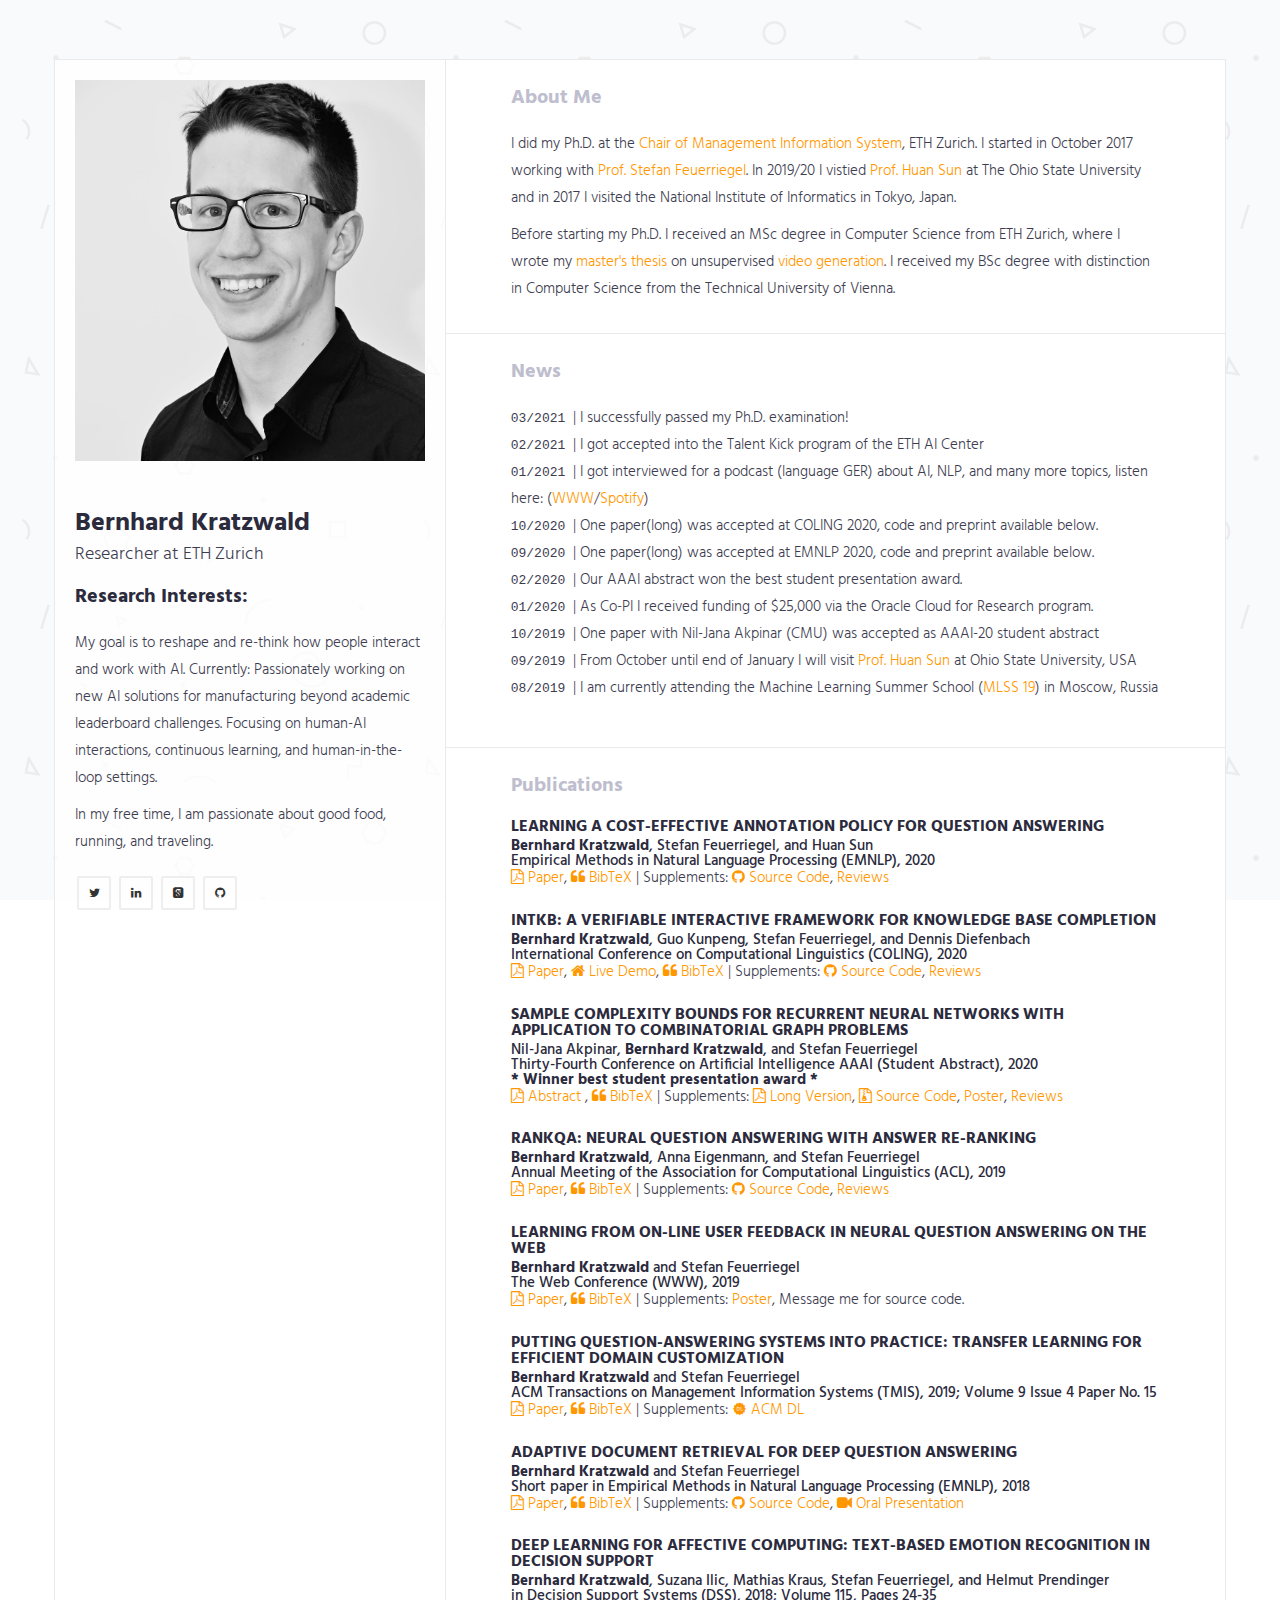
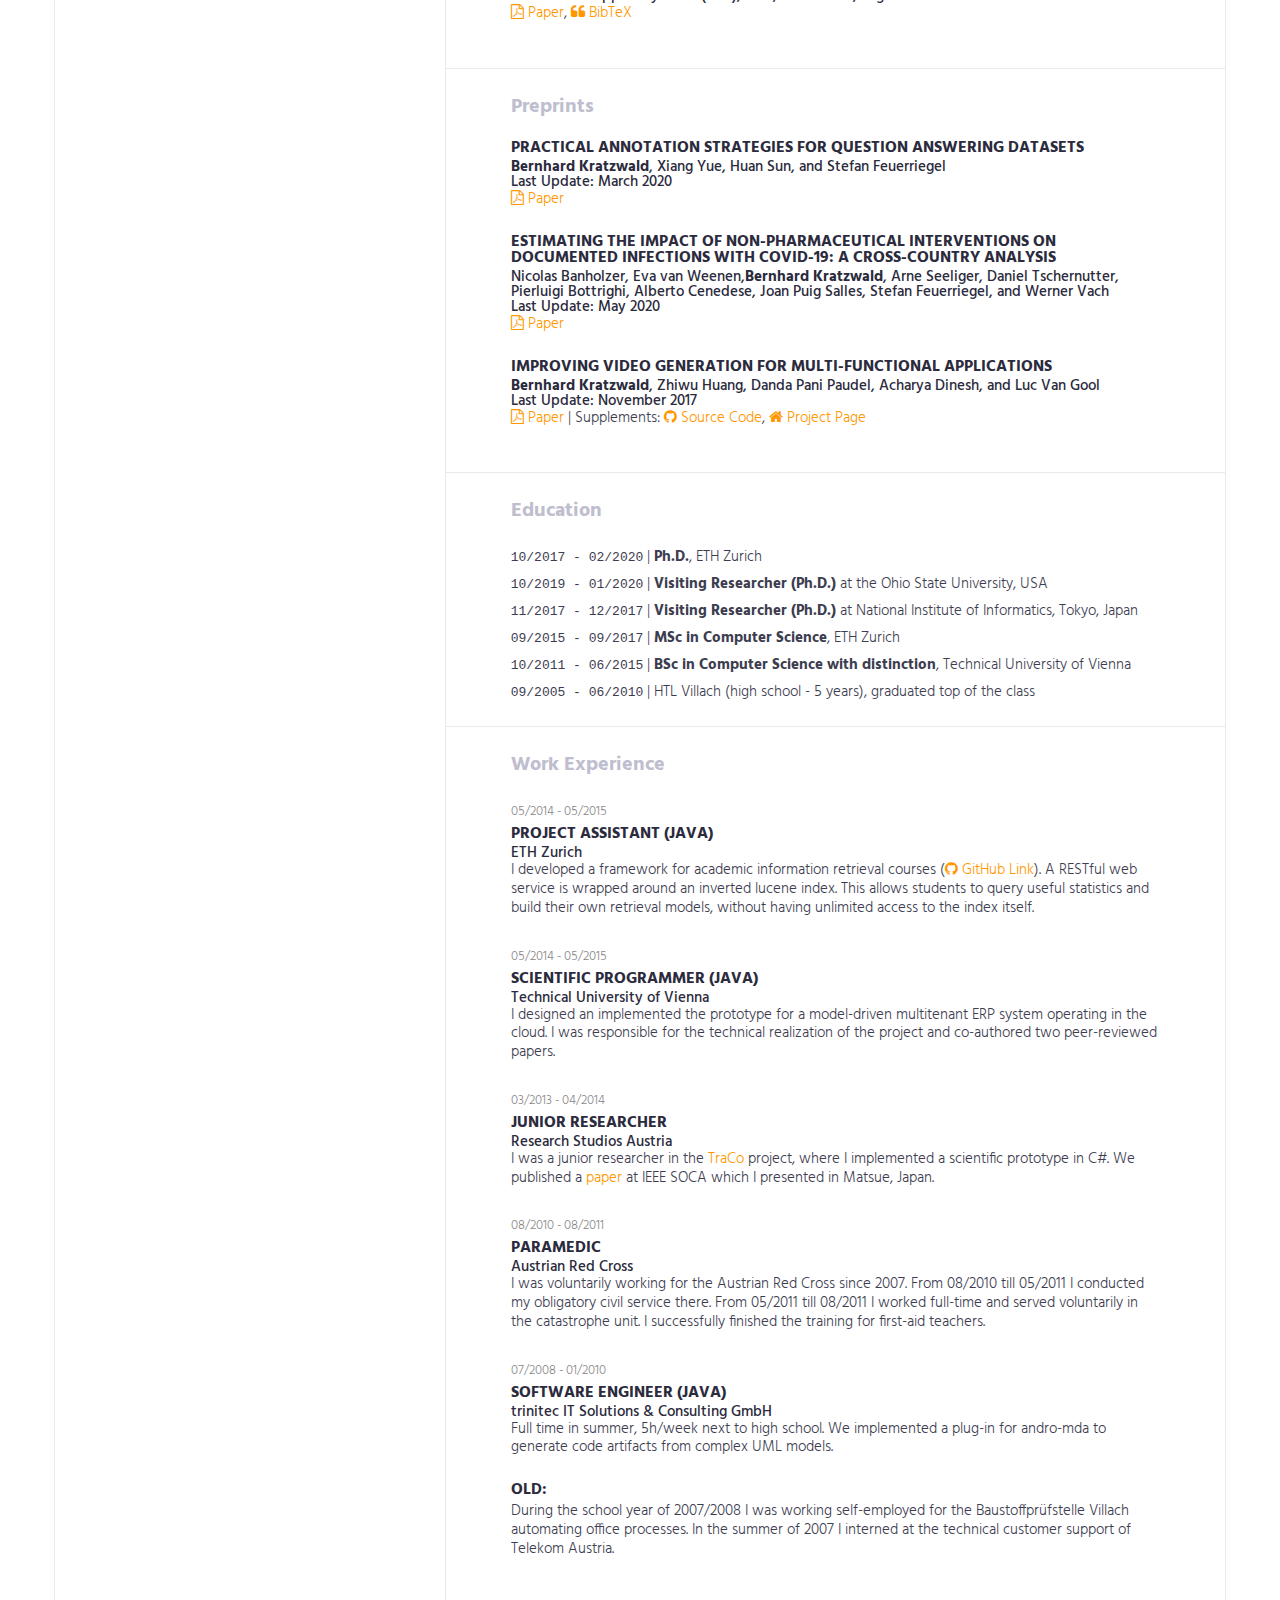
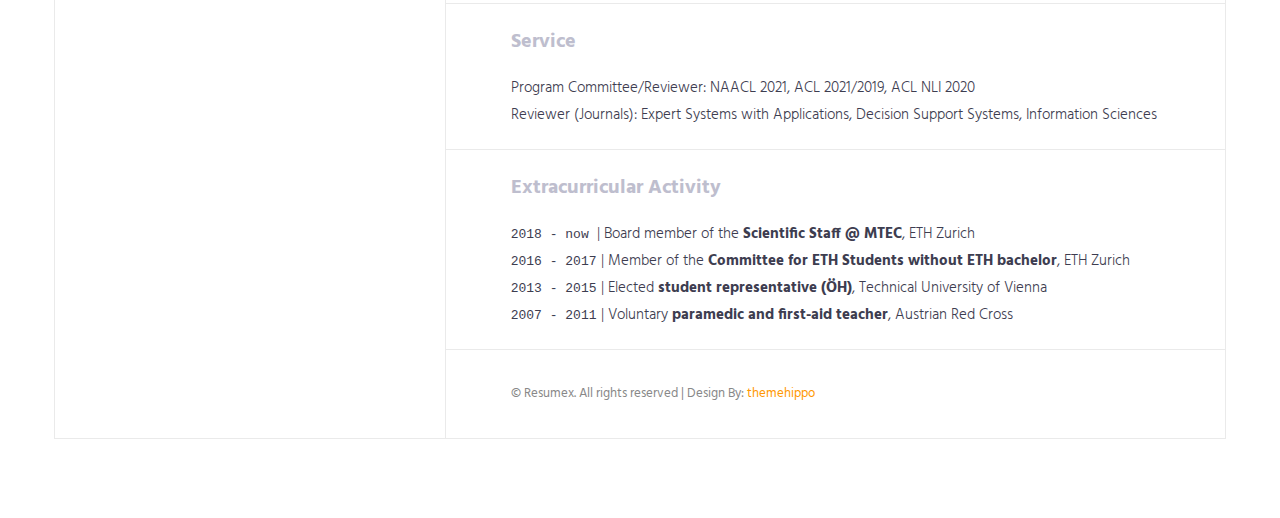
<file: index.html>
<!DOCTYPE html>
<html>
<head>
    <meta charset="utf-8">
    <meta http-equiv="X-UA-Compatible" content="IE=edge">
    <meta name="viewport" content="width=device-width, initial-scale=1">
    <!-- The above 3 meta tags *must* come first in the head; any other head content must come *after* these tags -->
    <title>Bernhard Kratzwald's Hompeage</title>


    <!-- web-fonts -->
    <link href="https://fonts.googleapis.com/css?family=Hind:300,400,500,600,700" rel="stylesheet">

    <!-- font-awesome -->
    <link href="css/font-awesome.min.css" rel="stylesheet">
    <link rel="stylesheet" href="css/academicons.min.css"/>


    <!-- Bootstrap -->
    <link href="css/bootstrap.min.css" rel="stylesheet">

    <!-- Style CSS -->
    <link href="css/style.css" rel="stylesheet">

    <!-- HTML5 shim and Respond.js for IE8 support of HTML5 elements and media queries -->
    <!-- WARNING: Respond.js doesn't work if you view the page via file:// -->
    <!--[if lt IE 9]>
    <script src="https://oss.maxcdn.com/html5shiv/3.7.2/html5shiv.min.js"></script>
    <script src="https://oss.maxcdn.com/respond/1.4.2/respond.min.js"></script>
    <![endif]-->
</head>
<body id="page-top" data-spy="scroll" data-target=".navbar">
<div id="main-wrapper">
<!-- Page Preloader -->
<div id="preloader">
    <div id="status">
        <div class="status-mes"></div>
    </div>
</div>

<div class="columns-block container">
<div class="left-col-block blocks">
    <header class="header theiaStickySidebar">
        <div class="profile-img">
            <img src="img/img-profile.jpg" class="img-responsive" alt="" />
        </div>
        <div class="content">
            <h1>Bernhard Kratzwald</h1>
            <span class="lead">Researcher at ETH Zurich</span>

            <div class="about-text">
        <h2>Research Interests:</h2>
		<p>
            My goal is to reshape and re-think how people interact and work with AI. Currently: Passionately working on new AI solutions for manufacturing beyond academic leaderboard challenges. Focusing on human-AI interactions, continuous learning, and human-in-the-loop settings.
        </p>
		<p>
            In my free time, I am passionate about good food, running, and traveling.
		</p>
            </div>
            <ul class="social-icon">
                <li><a href="https://twitter.com/bernhard2202" target="_blank"><i class="fa fa-twitter" aria-hidden="true"></i></a></li>
                <li><a href="https://www.linkedin.com/in/bernhard-kratzwald" target="_blank"><i class="fa fa-linkedin" aria-hidden="true"></i></a></li>
                <li><a href="https://scholar.google.ch/citations?user=zYjOhRUAAAAJ&hl=en" target="_blank"><i class="ai ai-google-scholar-square" aria-hidden="true"></i></a></li>
                <li><a href="https://github.com/bernhard2202" target="_blank"><i class="fa fa-github" aria-hidden="true"></i></a></li>
            </ul>
        </div>

    </header>
    <!-- .header-->
</div>
<!-- .left-col-block -->


<div class="right-col-block blocks">
<div class="theiaStickySidebar">
<section class="section-wrapper section-education">
    <div class="container-fluid">
        <div class="row">
            <div class="col-md-12">
            <div class="section-title"><h2>About Me</h2></div>
            <p>
			    I did my Ph.D. at the <a href="http://www.mis.ethz.ch/" target="_blank">Chair of Management Information System</a>, ETH Zurich. I started in October 2017 working with <a href="https://www.ethz.ch/content/specialinterest/mtec/mis/en/about-us/the-team/person-detail.html?persid=241012" target="_blank">Prof. Stefan Feuerriegel</a>. In 2019/20 I vistied <a href="http://web.cse.ohio-state.edu/~sun.397" target="_blank">Prof. Huan Sun</a> at The Ohio State University and in 2017 I visited the National Institute of Informatics in Tokyo, Japan.
            </p>
            <p>
                Before starting my Ph.D. I received an MSc degree in Computer Science from ETH Zurich,  where I wrote my <a href="https://arxiv.org/abs/1711.11453">master's thesis</a> on unsupervised <a href="https://twitter.com/goodfellow_ian/status/938077032738459648">video generation</a>. I received my BSc degree with distinction in Computer Science from the Technical University of Vienna.
            </p>
        </div>
        </div>
    </div>
</section>
<section class="section-wrapper section-education">
    <div class="container-fluid">
        <div class="row">
            <div class="col-md-12">
                <div class="section-title"><h2>News</h2></div>
            </div>
        </div>
        <div class="row">
            <div class="col-md-12">
                <!-- .experience-item -->
                <div class="content-item">
                	<ul>
                		<li><span class="monospaced">03/2021 </span> | I successfully passed my Ph.D. examination!</li> 
                        <li><span class="monospaced">02/2021 </span> | I got accepted into the Talent Kick program of the ETH AI Center </li> 
                        <li><span class="monospaced">01/2021 </span> | I got interviewed for a podcast (language GER) about AI, NLP, and many more topics, listen here: (<a href="https://www.zischcast.com/2021-01-die-mit-der-ai-an-der-eth/" target="_blank">WWW</a>/<a href="https://open.spotify.com/show/7LQdTHSUeuAP4SkZ5pTmLD?si=dGVWw9j3Rm6iQFHTCgP3RA" target="_blank">Spotify</a>)</li>
                        <li><span class="monospaced">10/2020 </span> | One paper(long) was accepted at COLING 2020, code and preprint available below.</li>
                        <li><span class="monospaced">09/2020 </span> | One paper(long) was accepted at EMNLP 2020, code and preprint available below.</li>
                		<li><span class="monospaced">02/2020 </span> | Our AAAI abstract won the best student presentation award.</li>
                		<li><span class="monospaced">01/2020 </span> | As Co-PI I received funding of $25,000 via the Oracle Cloud for Research program.</li>
                        <li><span class="monospaced">10/2019 </span> | One paper with Nil-Jana Akpinar (CMU) was accepted as AAAI-20 student abstract </li>
                		<li><span class="monospaced">09/2019 </span> | From October until end of January I will visit <a href="http://web.cse.ohio-state.edu/~sun.397" target="_blank">Prof. Huan Sun</a> at Ohio State University, USA</li>
                        <li><span class="monospaced">08/2019 </span> | I am currently attending the Machine Learning Summer School (<a href="https://mlss2019.skoltech.ru" target="_blank">MLSS 19</a>) in Moscow, Russia</li>
                    </ul>
                </div>
            </div>
        </div>
    </div>
</section>
<!-- .section-experience -->
<section class="section-wrapper section-education">
    <div class="container-fluid">
        <div class="row">
            <div class="col-md-12">
                <div class="section-title"><h2>Publications</h2></div>
            </div>
        </div>
        <!--.row-->
        <div class="row">
            <div class="col-md-12">
                <!-- .experience-item -->
                <div class="content-item">
                    <h3>Learning a Cost-Effective Annotation Policy for Question Answering</h3>
                    <h4><strong>Bernhard Kratzwald</strong>, Stefan Feuerriegel, and Huan Sun</h4>
                    <h4>Empirical Methods in Natural Language Processing (EMNLP), 2020</h4>
                    <p><a href="https://arxiv.org/abs/2010.03476" target="_blank"><i class="fa fa-file-pdf-o" aria-hidden="true" ></i> Paper</a>, <a href="./bibtex/EMNLP2020_BibTeX.bib" target="_blank"><i class="fa fa-quote-left" aria-hidden="true" ></i> BibTeX</a> | Supplements: <a href="https://github.com/bernhard2202/qa-annotation" target="_blank"><i class="fa fa-github" aria-hidden="true" ></i> Source Code</a>,  <a href="./reviews/emnlp2020.txt" target="_blank">Reviews</a></p>
                </div>
            </div>
        </div>
        <!--.row-->
        <div class="row">
            <div class="col-md-12">
                <!-- .experience-item -->
                <div class="content-item">
                    <h3>IntKB: A Verifiable Interactive Framework for Knowledge Base Completion</h3>
                    <h4><strong>Bernhard Kratzwald</strong>, Guo Kunpeng, Stefan Feuerriegel, and Dennis Diefenbach</h4>
                    <h4>International Conference on Computational Linguistics (COLING), 2020</h4>
                    <p><a href="https://github.com/bernhard2202/intkb/blob/main/Paper/IntKB_Paper.pdf" target="_blank"><i class="fa fa-file-pdf-o" aria-hidden="true" ></i> Paper</a>, <a href="https://wikidatacomplete.org/" target="_blank"><i class="fa fa-home" aria-hidden="true" ></i> Live Demo</a>, <a href="./bibtex/COLING2020_BibTex.bib" target="_blank"><i class="fa fa-quote-left" aria-hidden="true" ></i> BibTeX</a> | Supplements: <a href="https://github.com/bernhard2202/intkb" target="_blank"><i class="fa fa-github" aria-hidden="true" ></i> Source Code</a>,  <a href="https://github.com/bernhard2202/intkb/blob/main/Reviews/README.md" target="_blank">Reviews</a></p>
                </div>
            </div>
        </div>
        <div class="row">
            <div class="col-md-12">
                <!-- .experience-item -->
                <div class="content-item">
                    <h3>Sample Complexity Bounds for Recurrent Neural Networks with Application to Combinatorial Graph Problems</h3>
                    <h4>Nil-Jana Akpinar, <strong>Bernhard Kratzwald</strong>, and Stefan Feuerriegel</h4>
                    <h4>Thirty-Fourth Conference on Artificial Intelligence AAAI (Student Abstract), 2020</h4>
                    <h4><strong>* Winner best student presentation award *</strong></h4>
		    <p><a href="https://www.aaai.org/Papers/AAAI/2020GB/SA-AkpinarNJ.540.pdf" target="_blank"><i class="fa fa-file-pdf-o" aria-hidden="true" ></i> Abstract </a> , <a href="./bibtex/AAAI20.bib" target="_blank"><i class="fa fa-quote-left" aria-hidden="true" ></i> BibTeX</a> 
		    	| Supplements: <a href="http://arxiv.org/abs/1901.10289" target="_blank"><i class="fa fa-file-pdf-o" aria-hidden="true" ></i> Long Version</a>, <a href="./data/aaai20_supplements.zip" target="_blank"><i class="fa fa-file-archive-o" aria-hidden="true" ></i> Source Code</a>, <a href="https://nakpinar.github.io/final_rnn_poster.pdf" target="_blank">Poster</a>, <a href='./reviews/aaai20_reviews.pdf' target='_blank'>Reviews</a> </p>
                </div>
            </div>
        </div>
        <!--.row-->
        <div class="row">
            <div class="col-md-12">
                <!-- .experience-item -->
                <div class="content-item">
                    <h3>RankQA: Neural Question Answering with Answer Re-Ranking</h3>
                    <h4><strong>Bernhard Kratzwald</strong>, Anna Eigenmann, and Stefan Feuerriegel</h4>
		            <h4>Annual Meeting of the Association for Computational Linguistics (ACL), 2019</h4>
                    <p><a href="./pdfs/Kratzwald_ACL2019_Paper.pdf" target="_blank"><i class="fa fa-file-pdf-o" aria-hidden="true" ></i> Paper</a>, <a href="./bibtex/ACL2019_BibTeX.bib" target="_blank"><i class="fa fa-quote-left" aria-hidden="true" ></i> BibTeX</a> | Supplements: <a href="https://github.com/bernhard2202/rankqa" target="_blank"><i class="fa fa-github" aria-hidden="true" ></i> Source Code</a>,  <a href="https://github.com/bernhard2202/rankqa/tree/master/history" target="_blank">Reviews</a></p>
                </div>
            </div>
        </div>
        <!--.row-->
        <div class="row">
            <div class="col-md-12">
                <!-- .experience-item -->
                <div class="content-item">
                    <h3>Learning from On-Line User Feedback in Neural Question Answering on the Web</h3>
                    <h4><strong>Bernhard Kratzwald</strong> and Stefan Feuerriegel</h4>
		    <h4>The Web Conference (WWW), 2019</h4>
                    <p><a href="./pdfs/Kratzwald_WWW_2019_Paper.pdf" target="_blank"><i class="fa fa-file-pdf-o" aria-hidden="true" ></i> Paper</a>, <a href="./bibtex/WWW2019_BibTeX.bib" target="_blank"><i class="fa fa-quote-left" aria-hidden="true" ></i> BibTeX</a> | Supplements:  <a href="./pdfs/Kratzwald_WWW_2019_Poster.pdf" target="_blank">Poster</a>, Message me for source code.</p>
                </div>
            </div>
        </div>
        <!--.row-->
        <div class="row">
            <div class="col-md-12">
                <!-- .experience-item -->
                <div class="content-item">
                    <h3>Putting Question-Answering Systems into Practice: Transfer Learning for Efficient Domain Customization</h3>
                    <h4><strong>Bernhard Kratzwald</strong> and Stefan Feuerriegel</h4>
		            <h4>ACM Transactions on Management Information Systems (TMIS), 2019; Volume 9 Issue 4 Paper No. 15</h4>
                    <p><a href="https://arxiv.org/abs/1804.07097" target="_blank"><i class="fa fa-file-pdf-o" aria-hidden="true" ></i> Paper</a>, <a href="./bibtex/TMIS2019_BibTeX.bib" target="_blank"><i class="fa fa-quote-left" aria-hidden="true" ></i> BibTeX</a> | Supplements: <a href="https://dl.acm.org/citation.cfm?id=3309706" target="_blank"><i class="ai ai-acmdl" aria-hidden="true" ></i> ACM DL</a></p>
                </div>
            </div>
        </div>
        <!--.row-->
        <div class="row">
            <div class="col-md-12">
                <!-- .experience-item -->
                <div class="content-item">
                    <h3>Adaptive Document Retrieval for Deep Question Answering</h3>
                    <h4><strong>Bernhard Kratzwald</strong> and Stefan Feuerriegel</h4>
		            <h4>Short paper in Empirical Methods in Natural Language Processing (EMNLP), 2018</h4>
                    <p><a href="https://arxiv.org/abs/1808.06528" target="_blank"><i class="fa fa-file-pdf-o" aria-hidden="true" ></i> Paper</a>, <a href="./bibtex/EMNLP2018_BibTeX.bib" target="_blank"><i class="fa fa-quote-left" aria-hidden="true" ></i> BibTeX</a> | Supplements: <a href="https://github.com/bernhard2202/adaptive-ir-for-qa" target="_blank"><i class="fa fa-github" aria-hidden="true" ></i> Source Code</a>,  <a href="https://vimeo.com/305205847" target="_blank"><i class="fa fa-video-camera" aria-hidden="true" ></i> Oral Presentation</a></p>
                </div>
            </div>
        </div>
        <!--.row-->
        <div class="row">
            <div class="col-md-12">
                <!-- .experience-item -->
                <div class="content-item">
                    <h3>Deep learning for affective computing: text-based emotion recognition in decision support</h3>
                    <h4><strong>Bernhard Kratzwald</strong>, Suzana Ilic, Mathias Kraus, Stefan Feuerriegel, and Helmut Prendinger</h4>
		            <h4>in Decision Support Systems (DSS), 2018; Volume 115, Pages 24-35</h4>
                    <p><a href="https://arxiv.org/abs/1803.06397" target="_blank"><i class="fa fa-file-pdf-o" aria-hidden="true" ></i> Paper</a>, <a href="./bibtex/DSS2018_BibTeX.bib" target="_blank"><i class="fa fa-quote-left" aria-hidden="true" ></i> BibTeX</a></p>
                </div>
            </div>
        </div>
    </div>
    <!-- .container-fluid -->
</section>

<section class="section-wrapper section-education">
    <div class="container-fluid">
        <div class="row">
            <div class="col-md-12">
                <div class="section-title"><h2>Preprints</h2></div>
            </div>
        </div>
        <!--.row-->
        <div class="row">
            <div class="col-md-12">
                <!-- .experience-item -->
                <div class="content-item">
                    <h3>Practical Annotation Strategies for Question Answering Datasets</h3>
                    <h4><strong>Bernhard Kratzwald</strong>, Xiang Yue, Huan Sun, and Stefan Feuerriegel</h4>
                    <h4>Last Update: March 2020</h4>
                    <p><a href="https://arxiv.org/abs/2003.03235" target="_blank"><i class="fa fa-file-pdf-o" aria-hidden="true" ></i> Paper</a></p>
                </div>
            </div>
        </div>
        <div class="row">
            <div class="col-md-12">
                <!-- .experience-item -->
                <div class="content-item">
                    <h3>Estimating the impact of non-pharmaceutical interventions on documented infections with COVID-19: A cross-country analysis</h3>
                    <h4>Nicolas Banholzer, Eva van Weenen,<strong>Bernhard Kratzwald</strong>, Arne Seeliger, Daniel Tschernutter, Pierluigi Bottrighi, Alberto Cenedese, Joan Puig Salles, Stefan Feuerriegel, and Werner Vach</h4>
                    <h4>Last Update: May 2020</h4>
                    <p><a href="https://www.medrxiv.org/content/10.1101/2020.04.16.20062141v3" target="_blank"><i class="fa fa-file-pdf-o" aria-hidden="true" ></i> Paper</a></p>
                </div>
            </div>
        </div>
        <div class="row">
            <div class="col-md-12">
                <!-- .experience-item -->
                <div class="content-item">
                    <h3>Improving Video Generation for Multi-functional Applications</h3>
                    <h4><strong>Bernhard Kratzwald</strong>, Zhiwu Huang, Danda Pani Paudel, Acharya Dinesh, and Luc Van Gool</h4>
                    <h4>Last Update: November 2017</h4>

                    <p><a href="https://arxiv.org/abs/1711.11453" target="_blank"><i class="fa fa-file-pdf-o" aria-hidden="true" ></i> Paper</a> | Supplements: <a href="https://github.com/bernhard2202/improved-video-gan"target="_blank"><i class="fa fa-github" aria-hidden="true" ></i> Source Code</a>,  <a href="https://bernhard2202.github.io/ivgan/index.html" target="_blank"><i class="fa fa-home" aria-hidden="true" ></i> Project Page</a></p>
                </div>
            </div>
        </div>
  </div>
</section>
<section class="section-wrapper section-education">
    <div class="container-fluid">
        <div class="row">
            <div class="col-md-12">
                <div class="section-title"><h2>Education</h2></div>
                    <ul>
                        <li><span class="monospaced">10/2017 - 02/2020</span>  | <strong>Ph.D.</strong>, ETH Zurich</li>
                        <li><span class="monospaced">10/2019 - 01/2020</span>  | <strong>Visiting Researcher (Ph.D.)</strong> at the Ohio State University, USA</li>
                        <li><span class="monospaced">11/2017 - 12/2017</span>  | <strong>Visiting Researcher (Ph.D.)</strong> at National Institute of Informatics, Tokyo, Japan</li>
                        <li><span class="monospaced">09/2015 - 09/2017</span>  | <strong>MSc in Computer Science</strong>, ETH Zurich</li>
                        <li><span class="monospaced">10/2011 - 06/2015</span>  | <strong>BSc in Computer Science with distinction</strong>, Technical University of Vienna</li>
                        <li><span class="monospaced">09/2005 - 06/2010</span>  | HTL Villach (high school - 5 years), graduated top of the class</li>
                    </ul>
            </div>
        </div>

    </div>
    <!-- .container-fluid -->
</section>
<section class="section-wrapper section-education">
    <div class="container-fluid">
        <div class="row">
            <div class="col-md-12">
                <div class="section-title"><h2>Work Experience</h2></div>
            </div>
        </div>
        <div class="row">
            <div class="col-md-12">
                <div class="content-item">
                    <small>05/2014 - 05/2015</small>
                    <h3>Project Assistant (JAVA)</h3>
                    <h4>ETH Zurich</h4>
                    <p>I developed a framework for academic information retrieval courses (<a href="https://github.com/bernhard2202/ir-index-server" target="_blank"><i class="fa fa-github" aria-hidden="true" ></i> GitHub Link</a>). A RESTful web service is wrapped around an inverted lucene index. This allows students to query useful statistics and build their own retrieval models, without having unlimited access to the index itself.</p>
                </div>
                <div class="content-item">
                    <small>05/2014 - 05/2015</small>
                    <h3>Scientific Programmer (JAVA)</h3>
                    <h4>Technical University of Vienna</h4>
                    <p>I designed an implemented the prototype for a model-driven multitenant ERP system operating in the cloud. I was responsible for the technical realization of the project and co-authored two peer-reviewed papers.</p>
                </div>
                <div class="content-item">
                    <small>03/2013 - 04/2014</small>
                    <h3>Junior Researcher</h3>
                    <h4>Research Studios Austria</h4>
                    <p>I was a junior researcher in the <a href="https://coe.researchstudio.at/en/traco" target="_blank">TraCo</a> project, where I implemented a scientific prototype in C#. We published a <a href="https://ieeexplore.ieee.org/document/6978606" target="_blank">paper</a> at IEEE SOCA which I presented in Matsue, Japan.</p>
                </div>
                <div class="content-item">
                    <small>08/2010 - 08/2011</small>
                    <h3>Paramedic</h3>
                    <h4>Austrian Red Cross</h4>
                    <p>I was voluntarily working for the Austrian Red Cross since 2007. From 08/2010 till 05/2011 I conducted my obligatory civil service there. From 05/2011 till 08/2011 I worked full-time and served voluntarily in the catastrophe unit.
                       I successfully finished the training for first-aid teachers.</p>
                </div>
                <div class="content-item">
                    <small>07/2008 - 01/2010</small>
                    <h3>Software Engineer (Java)</h3>
                    <h4>trinitec IT Solutions & Consulting GmbH</h4>
                    <p>Full time in summer, 5h/week next to high school. We implemented a plug-in for andro-mda to generate code artifacts from complex UML models.</p>
                </div>
                <div class="content-item">
                    <h3>Old:</h3>
                    <p>During the school year of 2007/2008 I was working self-employed for the Baustoffprüfstelle Villach automating office processes. In the summer of 2007 I interned at the technical customer support of Telekom Austria.</p>
                </div>
            </div>
        </div>
    </div>
    <!-- .container-fluid -->
</section>
<section class="section-wrapper section-education">
    <div class="container-fluid">
        <div class="row">
            <div class="col-md-12">
                <div class="section-title"><h2>Service</h2></div>
                    <ul>
                        <li><span>Program Committee/Reviewer: </span> NAACL 2021, ACL 2021/2019, ACL NLI 2020</li>
                        <li><span>Reviewer (Journals): </span> Expert Systems with Applications, Decision Support Systems, Information Sciences </li>
                    </ul>
            </div>
        </div>

    </div>
    <!-- .container-fluid -->
</section>
<section class="section-wrapper section-education">
    <div class="container-fluid">
        <div class="row">
            <div class="col-md-12">
                <div class="section-title"><h2>Extracurricular Activity</h2></div>
                    <ul>
                        <li><span class="monospaced">2018 - now </span> | Board member of the <strong>Scientific Staff @ MTEC</strong>, ETH Zurich</li>
                        <li><span class="monospaced">2016 - 2017</span>  | Member of the <strong>Committee for ETH Students without ETH bachelor</strong>, ETH Zurich</li>
                        <li><span class="monospaced">2013 - 2015</span>  | Elected <strong>student representative (ÖH)</strong>, Technical University of Vienna</li>
                        <li><span class="monospaced">2007 - 2011</span>  | Voluntary <strong>paramedic and first-aid teacher</strong>, Austrian Red Cross</li>
                    </ul>
            </div>
        </div>

    </div>
    <!-- .container-fluid -->
</section>

<footer class="footer">
    <div class="copyright-section">
        <div class="container-fluid">
            <div class="row">
                <div class="col-md-12">
                    <div class="copytext">&copy; Resumex. All rights reserved | Design By: <a
                            href="https://themehippo.com" target="_blank">themehippo</a></div>
                </div>
            </div>
            <!--.row-->
        </div>
        <!-- .container-fluid -->
    </div>
    <!-- .copyright-section -->
</footer>
<!-- .footer -->
</div>
<!-- Sticky -->
</div>
<!-- .right-col-block -->
</div>
<!-- .columns-block -->
</div>
<!-- #main-wrapper -->

<!-- jquery -->
<script src="js/jquery-2.1.4.min.js"></script>

<!-- Bootstrap -->
<script src="js/bootstrap.min.js"></script>
<script src="js/theia-sticky-sidebar.js"></script>
<script src="js/scripts.js"></script>
</body>
</html>
</file>
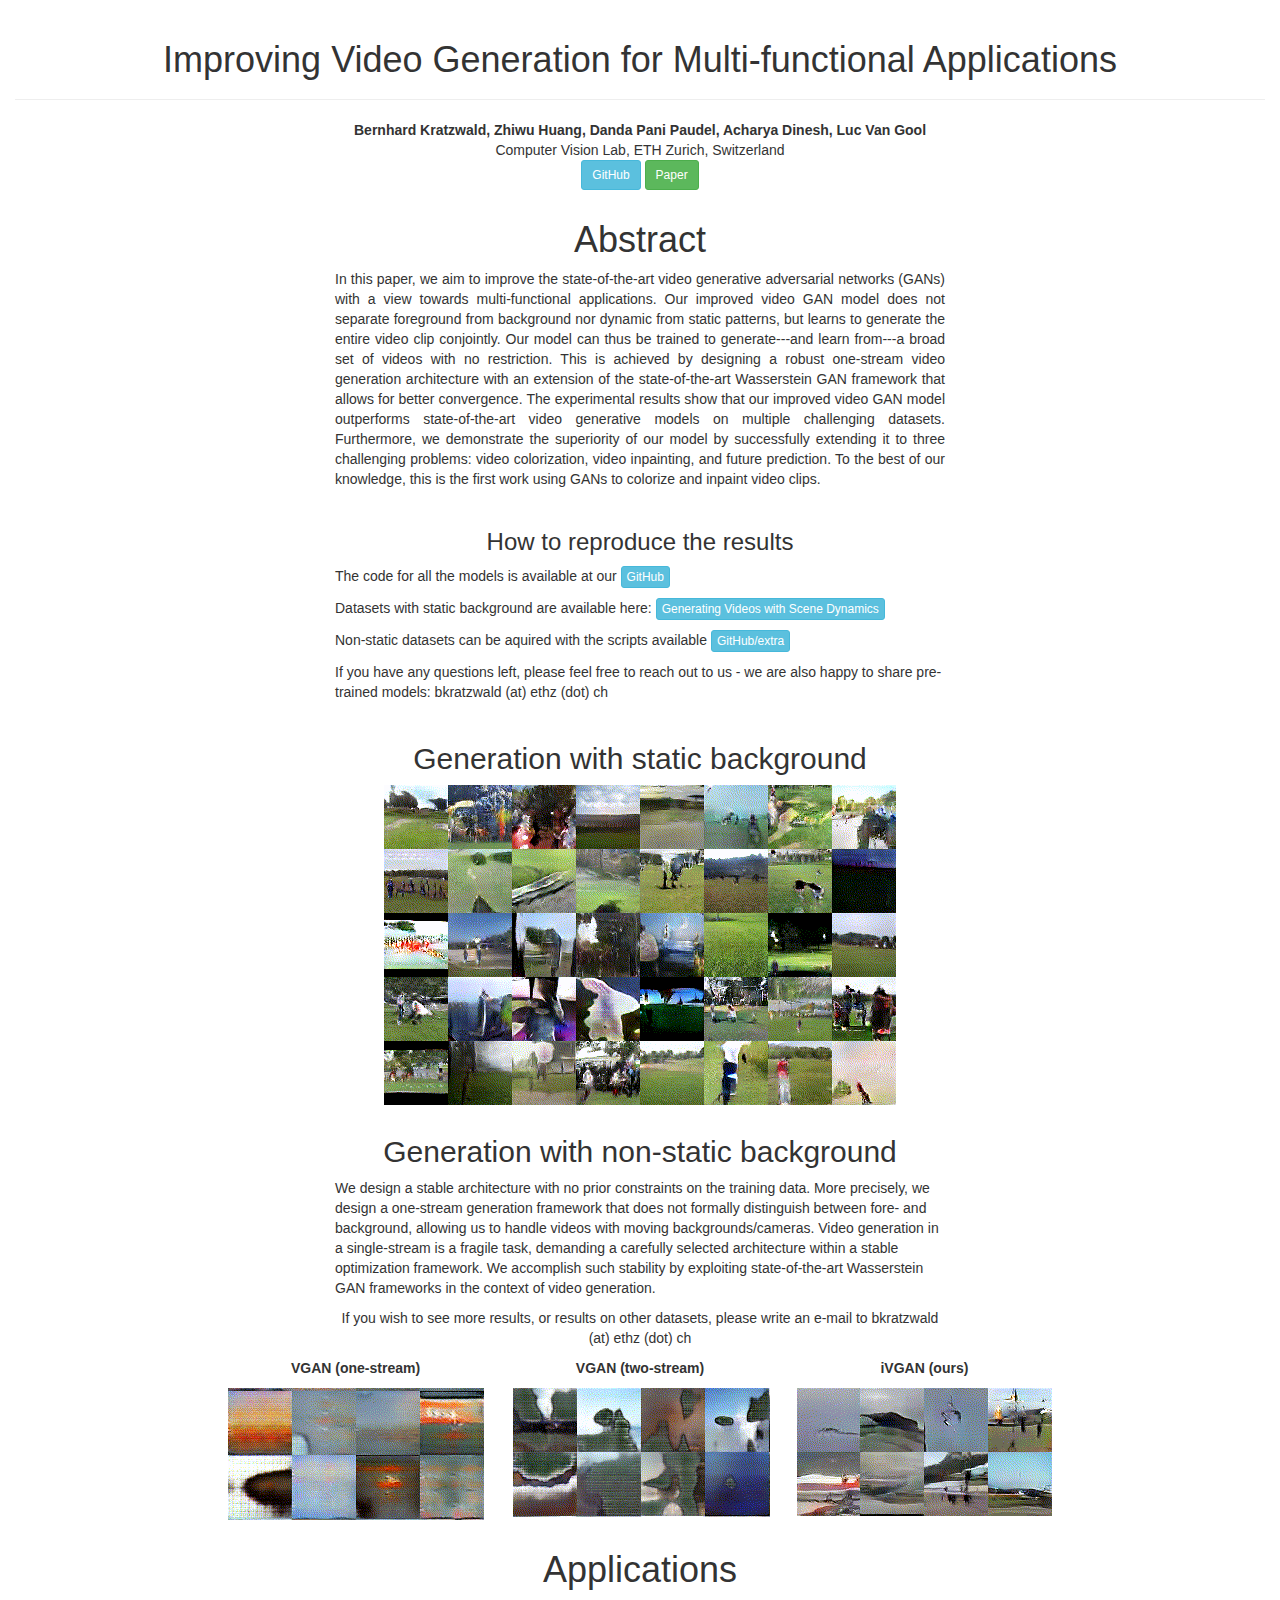
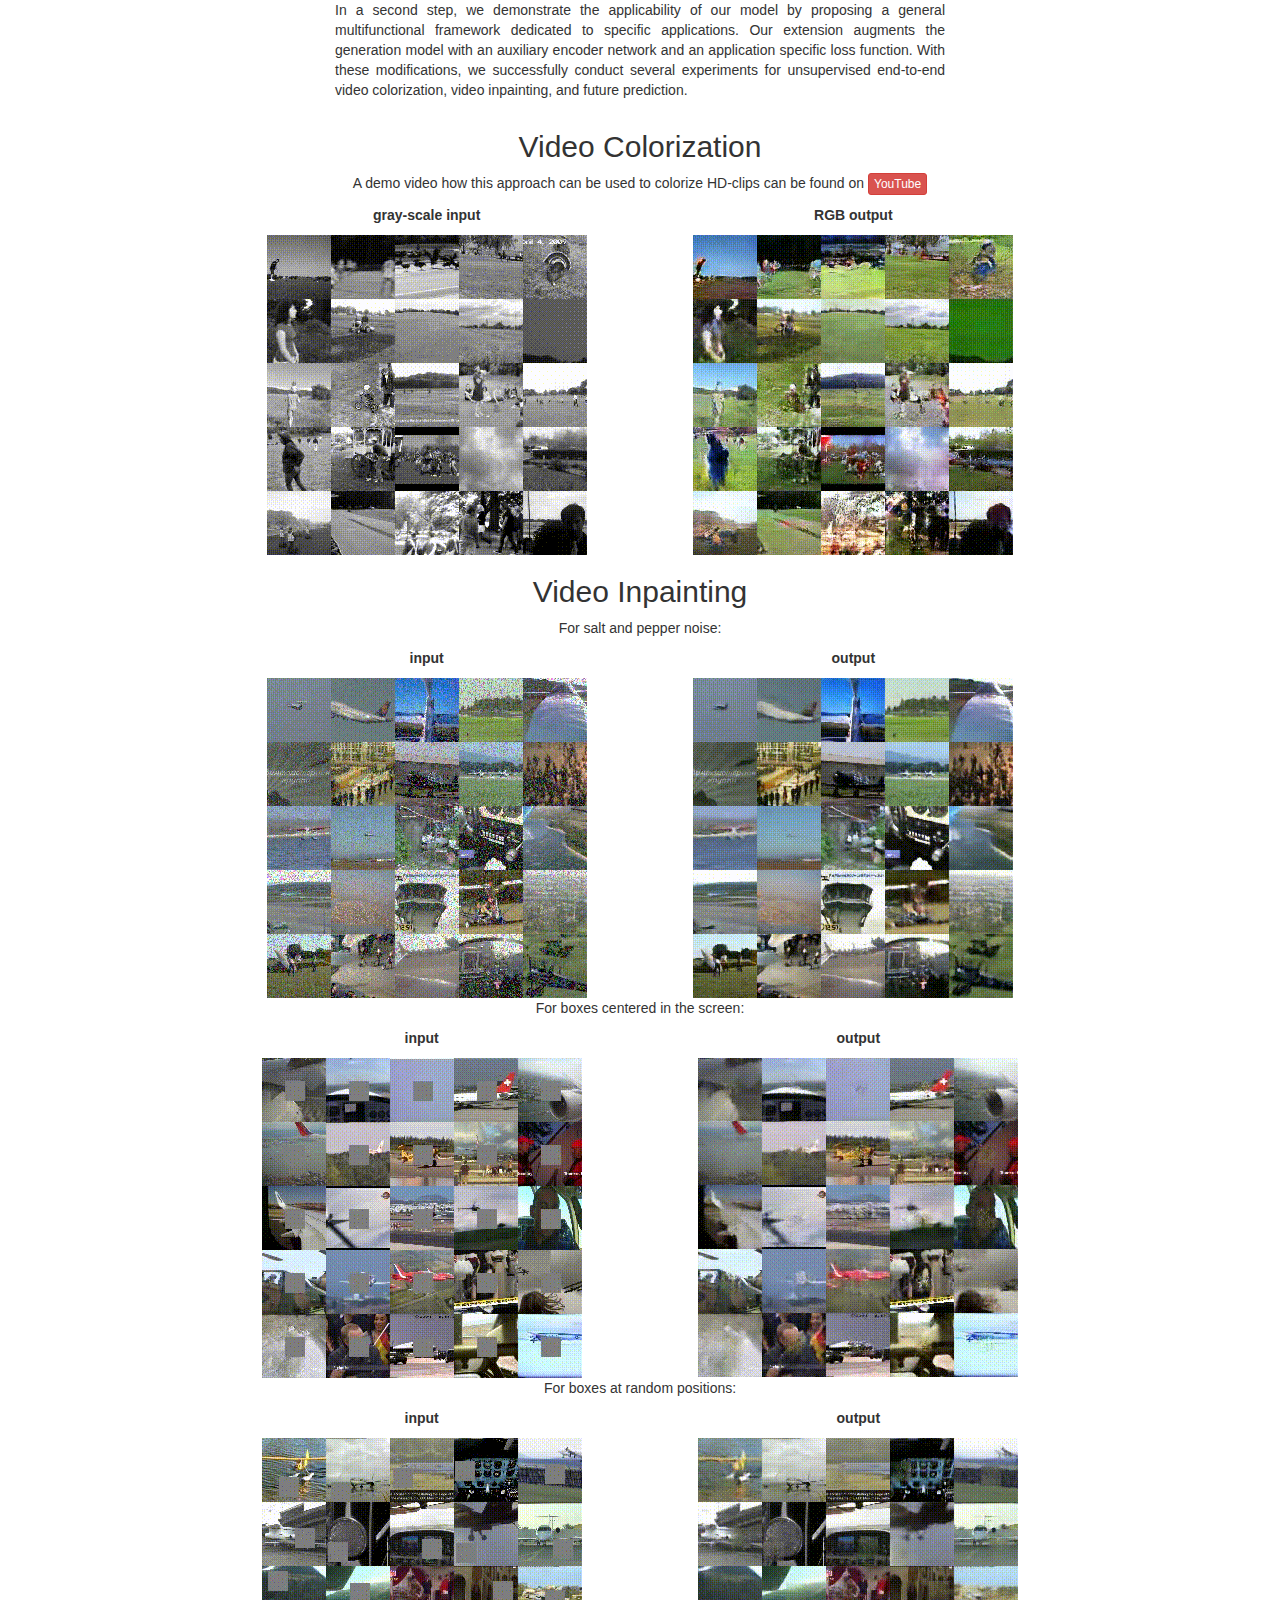
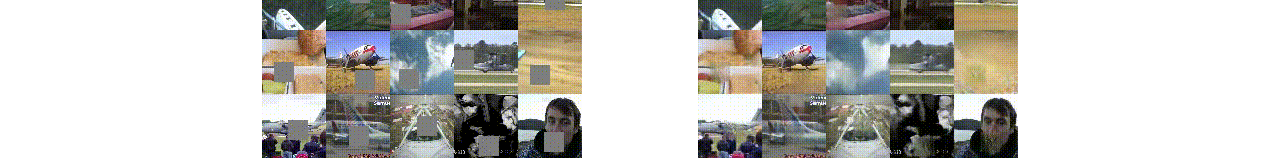
<file: ivgan/index.html>
<!DOCTYPE html>
<html lang="en">
  <head>
    <meta charset="utf-8">
    <meta http-equiv="X-UA-Compatible" content="IE=edge">
    <meta name="viewport" content="width=device-width, initial-scale=1">

    <title class="text-center">Towards an Understanding of Our World by GANing Videos in the Wild</title>

    <meta name="description" content="Source code generated using layoutit.com">
    <meta name="author" content="LayoutIt!">

    <link href="css/bootstrap.min.css" rel="stylesheet">
    <link href="css/style.css" rel="stylesheet">

  </head>
  <body>

    <div class="container-fluid">
		<div class="row">
			<div class="col-md-12">
				<div class="page-header">
					<h1 class="text-center">
						Improving Video Generation for Multi-functional Applications
					</h1>
				</div> 
				<div class="text-center">
					<strong> Bernhard Kratzwald, Zhiwu Huang, Danda Pani Paudel, Acharya Dinesh, Luc Van Gool </strong> <br/>
					Computer Vision Lab, ETH Zurich, Switzerland
					<p><a href="https://github.com/bernhard2202/improved-video-gan" class="btn btn-primary btn-sm btn-info" role="button">GitHub</a>
				<a href="https://arxiv.org/abs/1711.11453" class="btn btn-sm btn-success" role="button">Paper</a>
				</div>
				
			</div>
		</div>
		<div class="row">
			<div class="col-sm-1 col-md-2 col-lg-3"></div>
			<div class="col-sm-10 col-md-8 col-lg-6">
				<h1 class="text-center">Abstract</h1>
				<p class="text-justify">
					In this paper, we aim to improve the state-of-the-art video generative adversarial networks (GANs) with a view towards multi-functional applications. Our improved video GAN model does not separate foreground from background nor dynamic from static patterns, but learns to generate the entire video clip conjointly. Our model can thus be trained to generate---and learn from---a broad set of videos with no restriction. This is achieved by designing a robust one-stream video generation architecture with an extension of the state-of-the-art Wasserstein GAN framework that allows for better convergence. The experimental results show that our improved video GAN model outperforms state-of-the-art video generative models on multiple challenging datasets. Furthermore, we demonstrate the superiority of our model by successfully extending it to three challenging problems: video colorization, video inpainting, and future prediction. To the best of our knowledge, this is the first work using GANs to colorize and inpaint video clips.
				</p>
			</div>
			<div class="col-sm-1 col-md-2 col-lg-3"></div>
		</div>
			<div class="row"><div class="col-md-12"><p> </p> </div></div>

		
		<div class="row">
			<div class="col-sm-1 col-md-2 col-lg-3"></div>
			<div class="col-sm-10 col-md-8 col-lg-6">
				<h3 class="text-center">
					How to reproduce the results 
				</h3>
				<div class="text-aligned">
					<p>
						The code for all the models is available at our
						<a href="https://github.com/bernhard2202/improved-video-gan" class="btn btn-info btn-xs" role="button">GitHub</a>
					</p>
					<p>
						Datasets with static background are available here: 
						<a href="http://carlvondrick.com/tinyvideo/" class="btn btn-info btn-xs" role="button">Generating Videos with Scene Dynamics</a>
					</p>
					<p> 
						Non-static datasets can be aquired with the scripts available 
						<a href="https://github.com/bernhard2202/improved-video-gan/tree/master/extra"  class="btn btn-info btn-xs" role="button">GitHub/extra</a>
					</p>
					<p> 
						If you have any questions left, please feel free to reach out to us - we are also happy to share pre-trained models: bkratzwald (at) ethz (dot) ch
					</p> 
				
				</div>
			</div>
			<div class="col-sm-1 col-md-2 col-lg-3"></div>
		</div>
		<div class="row"><div class="col-md-12"><p> </p> </div></div>

		<div class="row">
			<div class="col-md-12">
				<h2 class="text-center">
					Generation with static background
				</h2>
				<div class="text-center">

				<img alt="Generation of static golf videos" src="golf.gif" />
		</div>
			</div>
		</div>
		<div class="row"><div class="col-md-12"><p> </p> </div></div>

		<div class="row">
			<div class="col-sm-1 col-md-2 col-lg-3"></div>
			<div class="col-sm-10 col-md-8 col-lg-6">
				<h2 class="text-center">
					Generation with non-static background
				</h2>
				<p class="text-align">We design a stable architecture with
					no prior constraints on the training data. More precisely,
					we design a one-stream generation framework that does
					not formally distinguish between fore- and background, allowing
					us to handle videos with moving backgrounds/cameras.
					Video generation in a single-stream is a fragile task,
					demanding a carefully selected architecture within a stable
					optimization framework. We accomplish such stability
					by exploiting state-of-the-art Wasserstein GAN frameworks
					in the context of video generation.</p>
				<p class="text-center">If you wish to see more results, or results on other datasets, please write an e-mail to bkratzwald (at) ethz (dot) ch<p>
			</div>
			<div class="col-sm-1 col-md-2 col-lg-3"></div>
		</div>
		<div class="row">
			<div class="col-sm-0 col-md-1 col-lg-2"></div>
			
			<div class="col-sm-12 col-md-10 col-lg-8">
				<div class="row">
					<div class="col-sm-4 col-md-4 col-lg-4">
						<p class="text-center">
							<strong>VGAN (one-stream)</strong>
						</p>
						<div class="text-center">
							<img alt="Generation of non-static videos with two-stream VGAN" src="ap1s.gif" />
						</div>
					</div>
					<div class="col-sm-4 col-md-4 col-lg-4">
						<p class="text-center">
							<strong>VGAN (two-stream)</strong>
						</p>
						<div class="text-center">
							<img alt="Generation of non-static videos with two-stream VGAN" src="ap2s.gif" />
						</div>
					</div>
					<div class="col-sm-4 col-md-4 col-lg-4">
						<p class="text-center">
							<strong>iVGAN (ours)</strong>
						</p>
						<div class="text-center">
							<img alt="Generation of non-static videos with our iVGAN" src="ap_ivgan.gif" />
						</div>
					</div>
				</div>
			</div>
			<div class="col-sm-0 col-md-0 col-lg-2"></div>
		</div>

		<div class="row"><div class="col-md-12"><p> </p> </div></div>
		
		<div class="row">
			<div class="col-sm-1 col-md-2 col-lg-3"></div>
			<div class="col-sm-10 col-md-8 col-lg-6">
				<h1 class="text-center">Applications</h1>
				<p class="text-justify">
					In a second step,
we demonstrate the applicability of our model by proposing
a general multifunctional framework dedicated to specific
applications. Our extension augments the generation model
with an auxiliary encoder network and an application specific
loss function. With these modifications, we successfully conduct several experiments for unsupervised end-to-end video colorization,
video inpainting, and future prediction.
				</p>
			</div>
			<div class="col-sm-1 col-md-2 col-lg-3"></div>
		</div>
		
		
		
		<div class="row">
			<h2 class="text-center">
					Video Colorization
			</h2>
			<p class="text-center"> A demo video how this approach can be used to colorize HD-clips can be found on <a class="btn btn-danger btn-xs" role="button"href="https://youtu.be/j-1VQ3uEMCM">YouTube</a> </p>
			
			<div class="col-sm-0 col-md-1 col-lg-2"></div>
			<div class="col-sm-0 col-md-5 col-lg-4">
				<p class="text-center">
					<strong>gray-scale input</strong>
				</p>
				<div class="text-center">
					<img alt="BW videos" src="bw.gif" />
				</div>
			</div>
			<div class="col-sm-0 col-md-5 col-lg-4">
				<p class="text-center">
					<strong>RGB output</strong>
				</p>
				<div class="text-center">
					<img alt="Colorized outputs" src="col.gif" />
				</div>
			</div>
			<div class="col-sm-0 col-md-1 col-lg-2"></div>
		</div>
		<div class="row">
			<h2 class="text-center">
					Video Inpainting
			</h2>
			<p class="text-center"> For salt and pepper noise: </p>
			<div class="col-sm-0 col-md-1 col-lg-2"></div>
			<div class="col-sm-0 col-md-5 col-lg-4">
				<p class="text-center">
					<strong>input</strong>
				</p>
				<div class="text-center">

				<img alt="damaged inputs" src="in0.gif" />
				</div>
			</div>
			<div class="col-sm-0 col-md-5 col-lg-4">
				<p class="text-center">
					<strong>output</strong>
				</p>
				<div class="text-center">
					<img alt="recovered outputs" src="out0.gif" />
				</div>
			</div>
			<div class="col-sm-0 col-md-1 col-lg-2"></div>
		</div>
	</div>
		<div class="row">
			<p class="text-center"> For boxes centered in the screen: </p>
			<div class="col-sm-0 col-md-1 col-lg-2"></div>
			<div class="col-sm-0 col-md-5 col-lg-4">
				<p class="text-center">
					<strong>input</strong>
				</p>
				<div class="text-center">

				<img alt="damaged inputs" src="in.gif" />
				</div>
			</div>
			<div class="col-sm-0 col-md-5 col-lg-4">
				<p class="text-center">
					<strong>output</strong>
				</p>
				<div class="text-center">
					<img alt="recovered outputs" src="out.gif" />
				</div>
			</div>
			<div class="col-sm-0 col-md-1 col-lg-2"></div>
		</div>
	</div>
		<div class="row">
			<p class="text-center"> For boxes at random positions: </p>
			<div class="col-sm-0 col-md-1 col-lg-2"></div>
			<div class="col-sm-0 col-md-5 col-lg-4">
				<p class="text-center">
					<strong>input</strong>
				</p>
				<div class="text-center">

				<img alt="damaged inputs" src="in1.gif" />
				</div>
			</div>
			<div class="col-sm-0 col-md-5 col-lg-4">
				<p class="text-center">
					<strong>output</strong>
				</p>
				<div class="text-center">
					<img alt="recovered outputs" src="out1.gif" />
				</div>
			</div>
			<div class="col-sm-0 col-md-1 col-lg-2"></div>
		</div>
	</div>

    <script src="js/jquery.min.js"></script>
    <script src="js/bootstrap.min.js"></script>
    <script src="js/scripts.js"></script>
  </body>
</html>
</file>
<file: css/style.css>
/*
Template Name: Resumex
Description: HTML5 / CSS3 One Page
Version: 1.0
Author: themehippo.com
*/

/*------------------------------------------------------------------
# [Color codes]

# Body  (text): #3a4750
# Heading Color #444444
# Theme Color (link color) #82b541
# Mid grey (sub header) #f4f4f4
# -------------------------------------------------------------------*/

body {
    font-family : 'Hind', sans-serif;
    font-size   : 15px;
    line-height : 1.8em;
    color       : #3d3d50;
    font-weight : 300;
    background  : url("../img/pattern-bg.png") fixed;
    }

/* --------------------------------------
 * Global Typography
 *------------------------------------------*/

h1, h2, h3, h4, h5, h6 {
    margin : 0 0 15px;
    color  : #2b2b3d;
    }

h1 {
    font-size   : 26px;
    line-height : 1.8em;
    font-weight : 700;
    }

h2 {
    font-size   : 20px;
    line-height : 1.8em;
    font-weight : 700;
    }

h3 {
    font-size   : 16px;
    line-height : 1.8em;
    font-weight : 500;
    }

h4 {
    font-size   : 15px;
    line-height : 1.8em;
    font-weight : 500;
    }

h5 {
    font-size   : 15px;
    line-height : 1.5em;
    font-weight : 500;
    }

h6 {
    font-size   : 15px;
    line-height : 1.5em;
    }
.monospaced {
    font-family: monospace;
    font-size: 13px;
}
/* --------------------------------------
 * LINK STYLE
 *------------------------------------------*/
a {
    color              : #ff9800;
    text-decoration    : none;
    -webkit-transition : all 0.3s ease 0s;
    -moz-transition    : all 0.3s ease 0s;
    -o-transition      : all 0.3s ease 0s;
    transition         : all 0.3s ease 0s;
    }

a,
a:active,
a:focus,
a:active {
    text-decoration : none;
    outline         : none
    }

a:hover,
a:focus {
    text-decoration : none;
    color           : #FFC107;
    }

p {
    margin-bottom : 10px;
    }

ul {
    margin     : 0;
    padding    : 0;
    list-style : none;
    }

/*------------------
 * Button Style
 *------------------*/
.btn {
    padding        : 14px 30px 11px;
    margin-bottom  : 0;
    font-size      : 14px;
    font-weight    : 500;
    border-radius  : 0;
    border         : 0;
    text-transform : uppercase;
    }

.btn-lg {
    font-weight : 700;
    font-size   : 24px;
    padding     : 15px 30px;
    }

/*btn-primary*/
.btn-primary {
    background-color : #FFC107;
    }

.btn-primary:hover,
.btn-primary:focus,
.btn-primary:active:focus {
    background : #ff9800;
    }

/*btn-default*/
.btn-default {
    color            : #2a54f5;
    background-color : transparent;
    border           : 2px solid #2a54f5;
    }

.btn-default:hover,
.btn-default:focus,
.btn-default:active:focus {
    background   : #2a54f5;
    color        : #ffffff;
    border-color : #2a54f5;
    }

button:focus,
.btn:focus,
.btn:active:focus {
    outline : none;
    }

/* --------------------
 * Column Block
 * -------------------*/

.columns-block {
    display                : -webkit-flex;
    display                : flex;
    -webkit-flex-direction : row;
    flex-direction         : row;
    margin                 : 60px auto;
    padding                : 0;
    box-shadow             : 0 0 0 1px #eaeaea;
    }

.blocks {
    box-sizing : border-box;
    }

.left-col-block {
    overflow     : hidden;
    -webkit-flex : 1 0 0;
    flex         : 1 0 0;
    position     : relative;
    background   : rgba(255, 255, 255, .8);
    border-right : 1px solid #eaeaea;
    }

.right-col-block {
    -webkit-flex : 2 0 0;
    flex         : 2 0 0;
    position     : relative;
    background   : #ffffff;
    }

@media (max-width : 768px) {

    .columns-block {
        display    : block;
        margin     : 0;
        box-shadow : none;
        }

    .left-col-block {
        width    : 100%;
        position : relative;
        border   : 0;
        }

    .right-col-block {
        width      : 100%;
        position   : relative;
        box-shadow : none;
        }
    }

@media (min-width : 769px) and (max-width : 1024px) {
    .columns-block {
        margin-top    : 30px;
        margin-bottom : 30px;
        }
    }

/* --------------------
 * Section Background
 * -------------------*/

.gray-bg {
    background-color : #ffffff;
    }

/* --------------------
 *  main Wrapper
 * -------------------*/
#main-wrapper {
    overflow : hidden;
    }

/*-------------------
 * Section Wrapper
 *-------------------*/
.section-wrapper {
    padding       : 20px 50px 20px 50px;
    border-bottom : 1px solid #eaeaea;
    }

@media (max-width : 480px) {
    .section-wrapper {
        padding : 30px 20px;
        }
    }

/*---------------------------
* Section Title
*---------------------------*/
.section-title {
    margin-bottom : 15px;
    }

.section-title h2 {
    margin-bottom : 5px;
    color         : #bebece;
    }

/*-----------------------------
 * NAVIGATION & HEADER STYLE
 *-----------------------------*/

.header {
    padding  : 20px !important;
    margin   : 0;
    position : relative;
    }

.header .profile-img {
    margin-bottom : 50px;
    }

.header .content-wrapper {

    }

.header .content {
    width  : 100%;
    margin : 0 auto;
    }

.header .content h1 {
    line-height : 1;
    margin      : 0 0 5px;
    }

.header .content .lead {
    font-size : 18px;
    }

.header .content .about-text {
    margin : 10px 0;
    }

.header .btn {
    margin-top : 40px;
    }

@media (max-width : 768px) {
    .header {
        padding       : 0;
        text-align    : center;
        border-bottom : 1px solid #ededed;
        }

    .header img {
        margin : 0 auto;
        }

    .header .content {
        padding : 50px;
        }
    }

/* Header Sticky */

.sticky {
    position : -webkit-sticky;
    position : sticky;
    top      : 0;
    }

/*-------------------
 * Social Icon
 *-------------------*/

.social-icon {
    margin  : 20px 0;
    padding : 0;
    display : block;
    }

.social-icon li {
    display : inline-block;
    margin  : 0 2px;
    }

.social-icon li a {
    display       : block;
    font-size     : 12px;
    color         : #333333;
    width         : 34px;
    height        : 34px;
    line-height   : 33px;
    text-align    : center;
    border-radius : 2px;
    border        : 2px solid #eeeeee;
    }

.social-icon li a:hover {
    border-color : #cccccc;
    }

/*-------------------
 * Expertise
 *-------------------*/
.expertise-item {
    margin-bottom : 20px;
    }

.expertise-item h3 {
    margin-bottom : 5px;
    font-weight   : 700;
    }

/*-------------------
 * Skills Progressbar
 *-------------------*/

.progress-item {
    position : relative;
    }

.progress-item .progress-title {
    font-size     : 15px;
    font-weight   : 400;
    display       : inline-block;
    margin-bottom : 5px;
    }

.progress-item .progress {
    height        : 4px;
    box-shadow    : none;
    border-radius : 5px;
    }

.progress-item .progress-bar {
    background-color : #FFC107;
    box-shadow       : none;
    text-align       : right;
    }

.progress-item .progress-percent {
    font-size        : 10px;
    background-color : #313131;
    position         : absolute;
    top              : 5px;
    padding          : 0 8px;
    border-radius    : 3px;
    }

.progress-item .progress-percent::before {
    content      : "";
    position     : absolute;
    left         : 0;
    bottom       : -4px;
    border-top   : 6px solid #313131;
    border-right : 8px solid transparent;
    }

/*-------------------
 * Portfolio
 *-------------------*/

.portfolio-item {
    position      : relative;
    display       : block;
    margin-bottom : 30px;
    }

.portfolio-item .portfolio-thumb img {
    height    : auto;
    display   : block;
    max-width : 100%;
    }

.portfolio-item .portfolio-info {
    position   : absolute;
    bottom     : 0;
    padding    : 30px 15px 5px;
    width      : 100%;
    background : -webkit-linear-gradient(
            top,
            transparent 0%,
            rgba(0, 0, 0, 0.5) 100%
    );
    }

.portfolio-item .portfolio-info h3 {
    margin      : 0;
    line-height : 1;
    color       : #ffffff;
    }

.portfolio-item .portfolio-info small {
    color : #ffffff;
    }

.portfolio-item:hover .portfolio-info {
    background : -webkit-linear-gradient(
            top,
            transparent 0%,
            #000 100%
    );
    }

/*-------------------
 * Content Item
 *-------------------*/

.content-item {
    margin-bottom : 25px;
    }

.content-item h3 {
    margin         : 0 0 4px;
    line-height    : 1;
    font-weight    : bold;
    text-transform : uppercase;
    }

.content-item h4 {
    margin      : 0 0 0 0  ;
    line-height : 1;
    }

.content-item small {
    color : #888888;
    }
.content-item p {
    line-height: 1.25;
}
/*-------------------
 * Contact
 *-------------------*/

.feedback-form {
    margin-top : 50px;
    }

/*-------------------
 * Form Style
 *-------------------*/
.form-control {
    height        : 50px;
    padding       : 0 20px;
    font-size     : 13px;
    line-height   : 50px;
    color         : #969595;
    border        : 1px solid #cccccc;
    border-radius : 0;
    box-shadow    : none;
    box-sizing    : border-box;
    }

.form-control:focus,
.form-control:active {
    box-shadow : none;
    }

/* --------------------------------------------
 *   Footer
 *---------------------------------------------- */

/* Copyright */

.footer {
    padding : 30px 50px;
    }

.footer .copyright-section {
    font-size : 13px;
    color     : #888888;

    }

.footer .copyright-section .copytext {
    font-weight : 400;
    display     : block;
    }

@media (max-width : 480px) {
    .footer {
        padding : 10px 20px;
        }
    }

/* ---------------------------------------------- /*
 * Preloader
/* ---------------------------------------------- */
#preloader {
    background : rgba(255, 255, 255,.8);
    bottom     : 0;
    left       : 0;
    position   : fixed;
    right      : 0;
    top        : 0;
    z-index    : 9999;
    }

#status,
.status-mes {
    background-image    : url(../img/preloader.svg);
    background-position : center;
    background-repeat   : no-repeat;
    height              : 200px;
    left                : 50%;
    margin              : -100px 0 0 -100px;
    position            : absolute;
    top                 : 50%;
    width               : 200px;
    }

.status-mes {
    background : none;
    left       : 0;
    margin     : 0;
    text-align : center;
    top        : 65%;
    }
</file>
<file: ivgan/css/style.css>
# Empty CSS file for your own CSS
</file>
<file: css/academicons.min.css>
.ai-ul,.fa-ul{list-style-type:none}.ai-li,.fa-li{top:.14285714em;text-align:center}.ai-fw,.ai-li,.fa-fw,.fa-li{text-align:center}.ai.fa-pull-left,.fa.fa-pull-left{margin-right:.3em}@font-face{font-family:Academicons;src:url(../fonts/academicons.eot?v=1.8.6);src:url(../fonts/academicons.eot?v=1.8.6) format('embedded-opentype'),url(../fonts/academicons.ttf?v=1.8.6) format('truetype'),url(../fonts/academicons.woff?v=1.8.6) format('woff'),url(../fonts/academicons.svg?v=1.8.6#academicons) format('svg');font-weight:400;font-style:normal}.ai{display:inline-block;font:normal normal normal 14px/1 Academicons;font-size:inherit;text-rendering:auto;-webkit-font-smoothing:antialiased;-moz-osx-font-smoothing:grayscale}.ai-lg,.fa-lg{line-height:.75em;vertical-align:-15%}.ai-academia:before{content:"\e9af"}.ai-academia-square:before{content:"\e93d"}.ai-acclaim:before{content:"\e92e"}.ai-acclaim-square:before{content:"\e93a"}.ai-acm:before{content:"\e93c"}.ai-acm-square:before{content:"\e95d"}.ai-acmdl:before{content:"\e96a"}.ai-acmdl-square:before{content:"\e9d3"}.ai-ads:before{content:"\e9cb"}.ai-ads-square:before{content:"\e94a"}.ai-arxiv:before{content:"\e974"}.ai-arxiv-square:before{content:"\e9a6"}.ai-biorxiv:before{content:"\e9a2"}.ai-biorxiv-square:before{content:"\e98b"}.ai-ceur:before{content:"\e96d"}.ai-ceur-square:before{content:"\e92f"}.ai-coursera:before{content:"\e95f"}.ai-coursera-square:before{content:"\e97f"}.ai-cv:before{content:"\e9a5"}.ai-cv-square:before{content:"\e90a"}.ai-dataverse:before{content:"\e9f7"}.ai-dataverse-square:before{content:"\e9e4"}.ai-dblp:before{content:"\e94f"}.ai-dblp-square:before{content:"\e93f"}.ai-depsy:before{content:"\e97a"}.ai-depsy-square:before{content:"\e94b"}.ai-doi:before{content:"\e97e"}.ai-doi-square:before{content:"\e98f"}.ai-dryad:before{content:"\e97c"}.ai-dryad-square:before{content:"\e98c"}.ai-figshare:before{content:"\e981"}.ai-figshare-square:before{content:"\e9e7"}.ai-google-scholar:before{content:"\e9d4"}.ai-google-scholar-square:before{content:"\e9f9"}.ai-ideas-repec:before{content:"\e9ed"}.ai-ideas-repec-square:before{content:"\e9f8"}.ai-ieee:before{content:"\e929"}.ai-ieee-square:before{content:"\e9b9"}.ai-impactstory:before{content:"\e9cf"}.ai-impactstory-square:before{content:"\e9aa"}.ai-inspire:before{content:"\e9e9"}.ai-inspire-square:before{content:"\e9fe"}.ai-lattes:before{content:"\e9b3"}.ai-lattes-square:before{content:"\e99c"}.ai-mathoverflow:before{content:"\e9f6"}.ai-mathoverflow-square:before{content:"\e97b"}.ai-mendeley:before{content:"\e9f0"}.ai-mendeley-square:before{content:"\e9f3"}.ai-open-access:before{content:"\e939"}.ai-open-access-square:before{content:"\e9f4"}.ai-orcid:before{content:"\e9d9"}.ai-orcid-square:before{content:"\e9c3"}.ai-osf:before{content:"\e9ef"}.ai-osf-square:before{content:"\e931"}.ai-overleaf:before{content:"\e914"}.ai-overleaf-square:before{content:"\e98d"}.ai-philpapers:before{content:"\e98a"}.ai-philpapers-square:before{content:"\e96f"}.ai-piazza:before{content:"\e99a"}.ai-piazza-square:before{content:"\e90c"}.ai-publons:before{content:"\e937"}.ai-publons-square:before{content:"\e94e"}.ai-pubmed:before{content:"\e99f"}.ai-pubmed-square:before{content:"\e97d"}.ai-researcherid:before{content:"\e91a"}.ai-researcherid-square:before{content:"\e95c"}.ai-researchgate:before{content:"\e95e"}.ai-researchgate-square:before{content:"\e99e"}.ai-scirate:before{content:"\e98e"}.ai-scirate-square:before{content:"\e99d"}.ai-semantic-scholar:before{content:"\e96e"}.ai-semantic-scholar-square:before{content:"\e96c"}.ai-springer:before{content:"\e928"}.ai-springer-square:before{content:"\e99b"}.ai-zotero:before{content:"\e962"}.ai-zotero-square:before{content:"\e932"}.ai-lg{font-size:1.33333333em}.ai-2x{font-size:2em}.ai-3x{font-size:3em}.ai-4x{font-size:4em}.ai-5x{font-size:5em}.ai-fw{width:1.28571429em}.ai-ul{padding-left:0;margin-left:2.14285714em}.ai-ul>li{position:relative}.ai-li{position:absolute;left:-2.14285714em;width:2.14285714em}.ai-li.fa-lg{left:-1.85714286em}.ai-border{padding:.2em .25em .15em;border:.08em solid #eee;border-radius:.1em}.ai-pull-left{float:left}.ai-pull-right{float:right}.ai.fa-pull-right{margin-left:.3em}.fa-lg{font-size:1.33333333em}.fa-2x{font-size:2em}.fa-3x{font-size:3em}.fa-4x{font-size:4em}.fa-5x{font-size:5em}.fa-fw{width:1.28571429em}.fa-ul{padding-left:0;margin-left:2.14285714em}.fa-ul>li{position:relative}.fa-li{position:absolute;left:-2.14285714em;width:2.14285714em}.fa-li.fa-lg{left:-1.85714286em}.fa-border{padding:.2em .25em .15em;border:.08em solid #eee;border-radius:.1em}.fa-pull-left{float:left}.fa-pull-right{float:right}.fa.fa-pull-right{margin-left:.3em}
</file>
